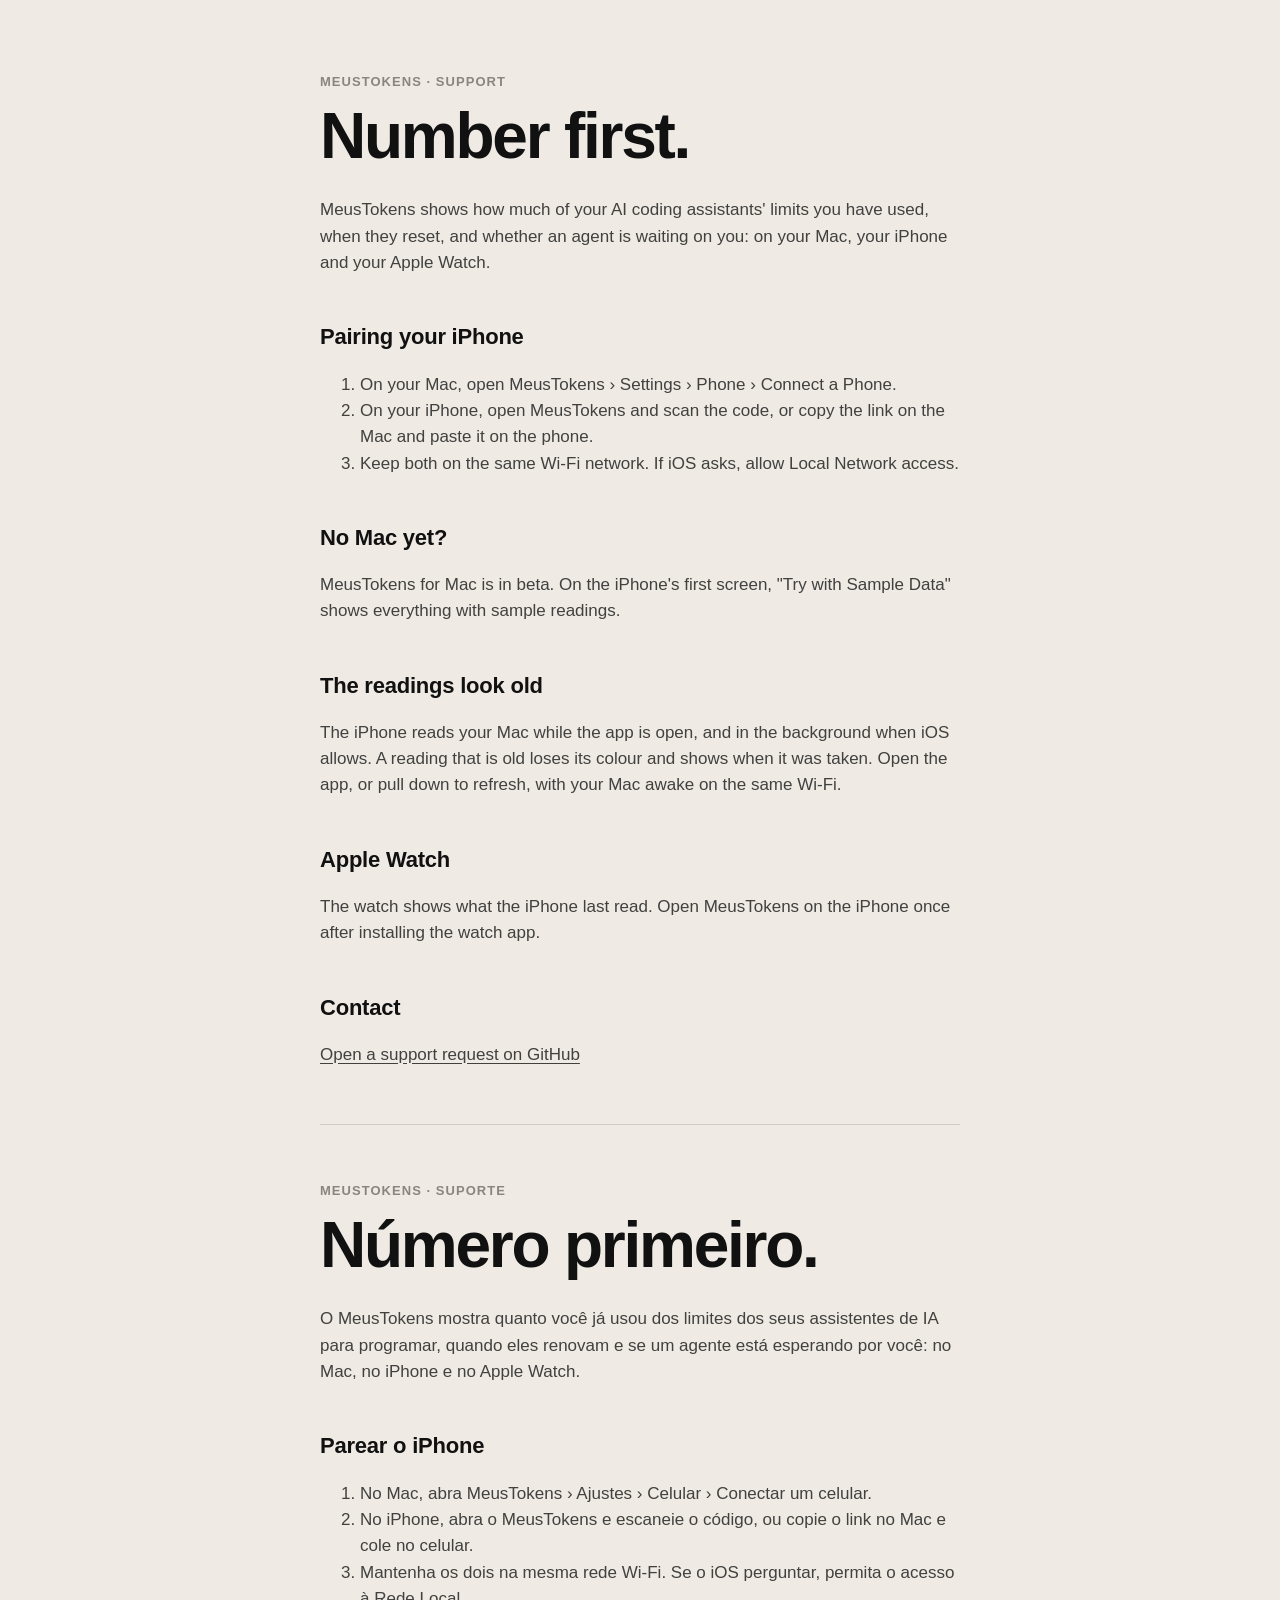
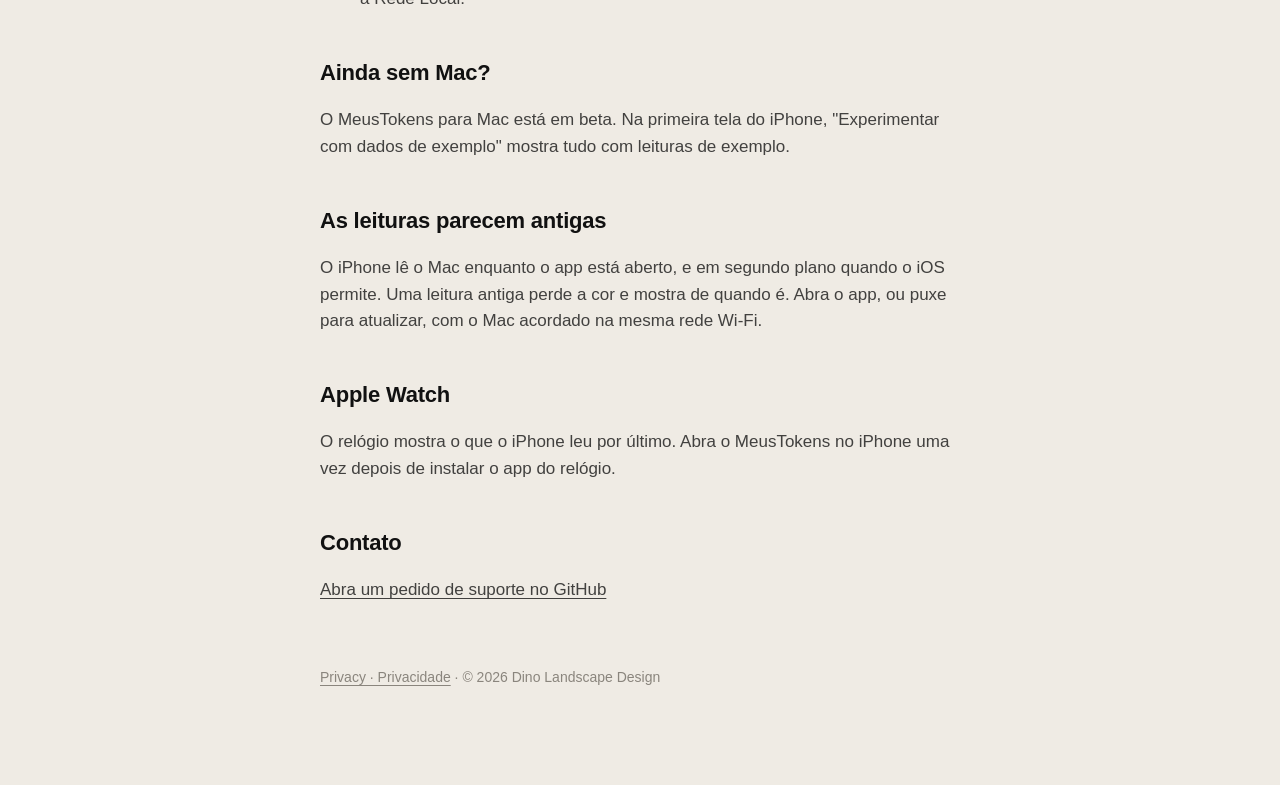
<file: index.html>
<!doctype html>
<html lang="en">
<head>
<meta charset="utf-8">
<meta name="viewport" content="width=device-width, initial-scale=1">
<title>MeusTokens — Support</title>
<link rel="stylesheet" href="style.css">
</head>
<body>
<main>
<header>MeusTokens · Support</header>
<h1>Number first.</h1>
<p>MeusTokens shows how much of your AI coding assistants' limits you have used, when they reset, and whether an agent is waiting on you: on your Mac, your iPhone and your Apple Watch.</p>

<h2>Pairing your iPhone</h2>
<ol>
<li>On your Mac, open MeusTokens › Settings › Phone › Connect a Phone.</li>
<li>On your iPhone, open MeusTokens and scan the code, or copy the link on the Mac and paste it on the phone.</li>
<li>Keep both on the same Wi-Fi network. If iOS asks, allow Local Network access.</li>
</ol>

<h2>No Mac yet?</h2>
<p>MeusTokens for Mac is in beta. On the iPhone's first screen, "Try with Sample Data" shows everything with sample readings.</p>

<h2>The readings look old</h2>
<p>The iPhone reads your Mac while the app is open, and in the background when iOS allows. A reading that is old loses its colour and shows when it was taken. Open the app, or pull down to refresh, with your Mac awake on the same Wi-Fi.</p>

<h2>Apple Watch</h2>
<p>The watch shows what the iPhone last read. Open MeusTokens on the iPhone once after installing the watch app.</p>

<h2>Contact</h2>
<p><a href="https://github.com/matheuspradopc-netizen/meustokens-site/issues/new">Open a support request on GitHub</a></p>

<hr>

<header lang="pt-BR">MeusTokens · Suporte</header>
<h1 lang="pt-BR">Número primeiro.</h1>
<div lang="pt-BR">
<p>O MeusTokens mostra quanto você já usou dos limites dos seus assistentes de IA para programar, quando eles renovam e se um agente está esperando por você: no Mac, no iPhone e no Apple Watch.</p>

<h2>Parear o iPhone</h2>
<ol>
<li>No Mac, abra MeusTokens › Ajustes › Celular › Conectar um celular.</li>
<li>No iPhone, abra o MeusTokens e escaneie o código, ou copie o link no Mac e cole no celular.</li>
<li>Mantenha os dois na mesma rede Wi-Fi. Se o iOS perguntar, permita o acesso à Rede Local.</li>
</ol>

<h2>Ainda sem Mac?</h2>
<p>O MeusTokens para Mac está em beta. Na primeira tela do iPhone, "Experimentar com dados de exemplo" mostra tudo com leituras de exemplo.</p>

<h2>As leituras parecem antigas</h2>
<p>O iPhone lê o Mac enquanto o app está aberto, e em segundo plano quando o iOS permite. Uma leitura antiga perde a cor e mostra de quando é. Abra o app, ou puxe para atualizar, com o Mac acordado na mesma rede Wi-Fi.</p>

<h2>Apple Watch</h2>
<p>O relógio mostra o que o iPhone leu por último. Abra o MeusTokens no iPhone uma vez depois de instalar o app do relógio.</p>

<h2>Contato</h2>
<p><a href="https://github.com/matheuspradopc-netizen/meustokens-site/issues/new">Abra um pedido de suporte no GitHub</a></p>
</div>
<footer><a href="privacy.html">Privacy · Privacidade</a> · © 2026 Dino Landscape Design</footer>
</main>
</body>
</html>
</file>
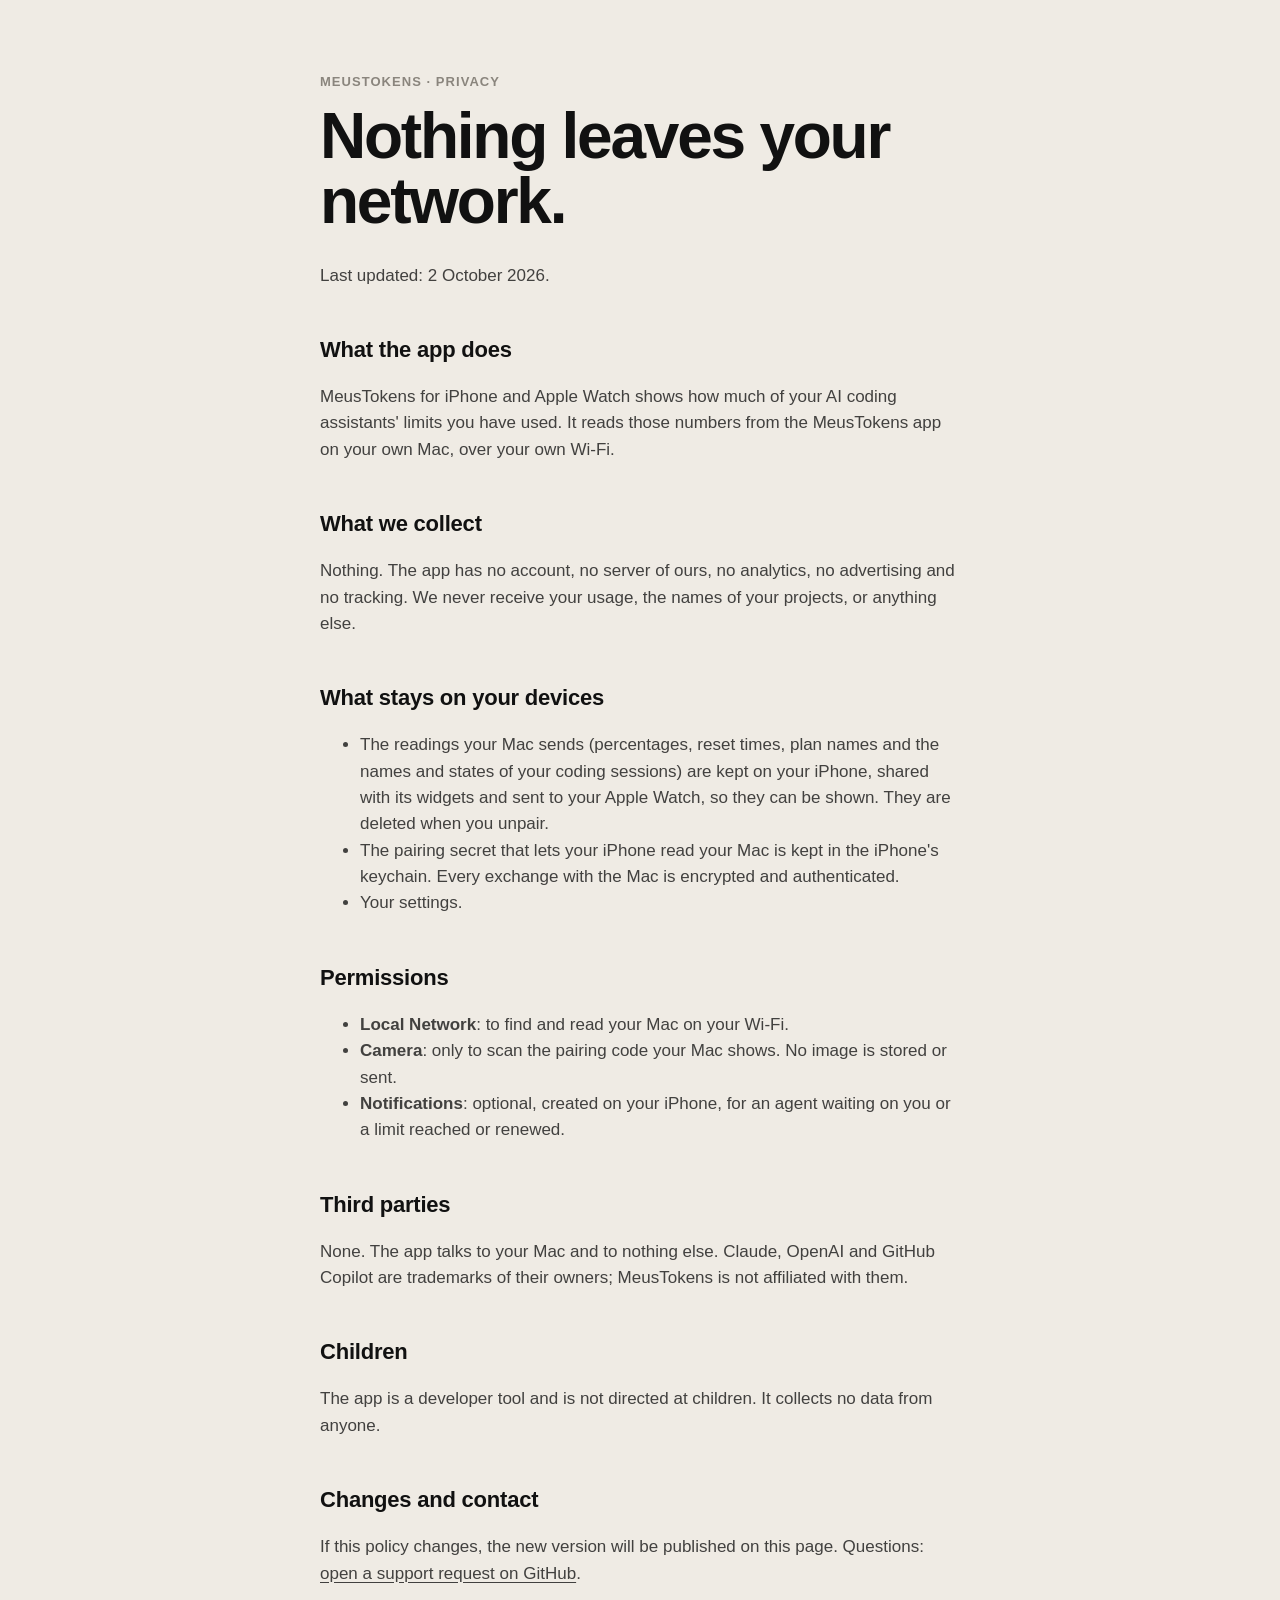
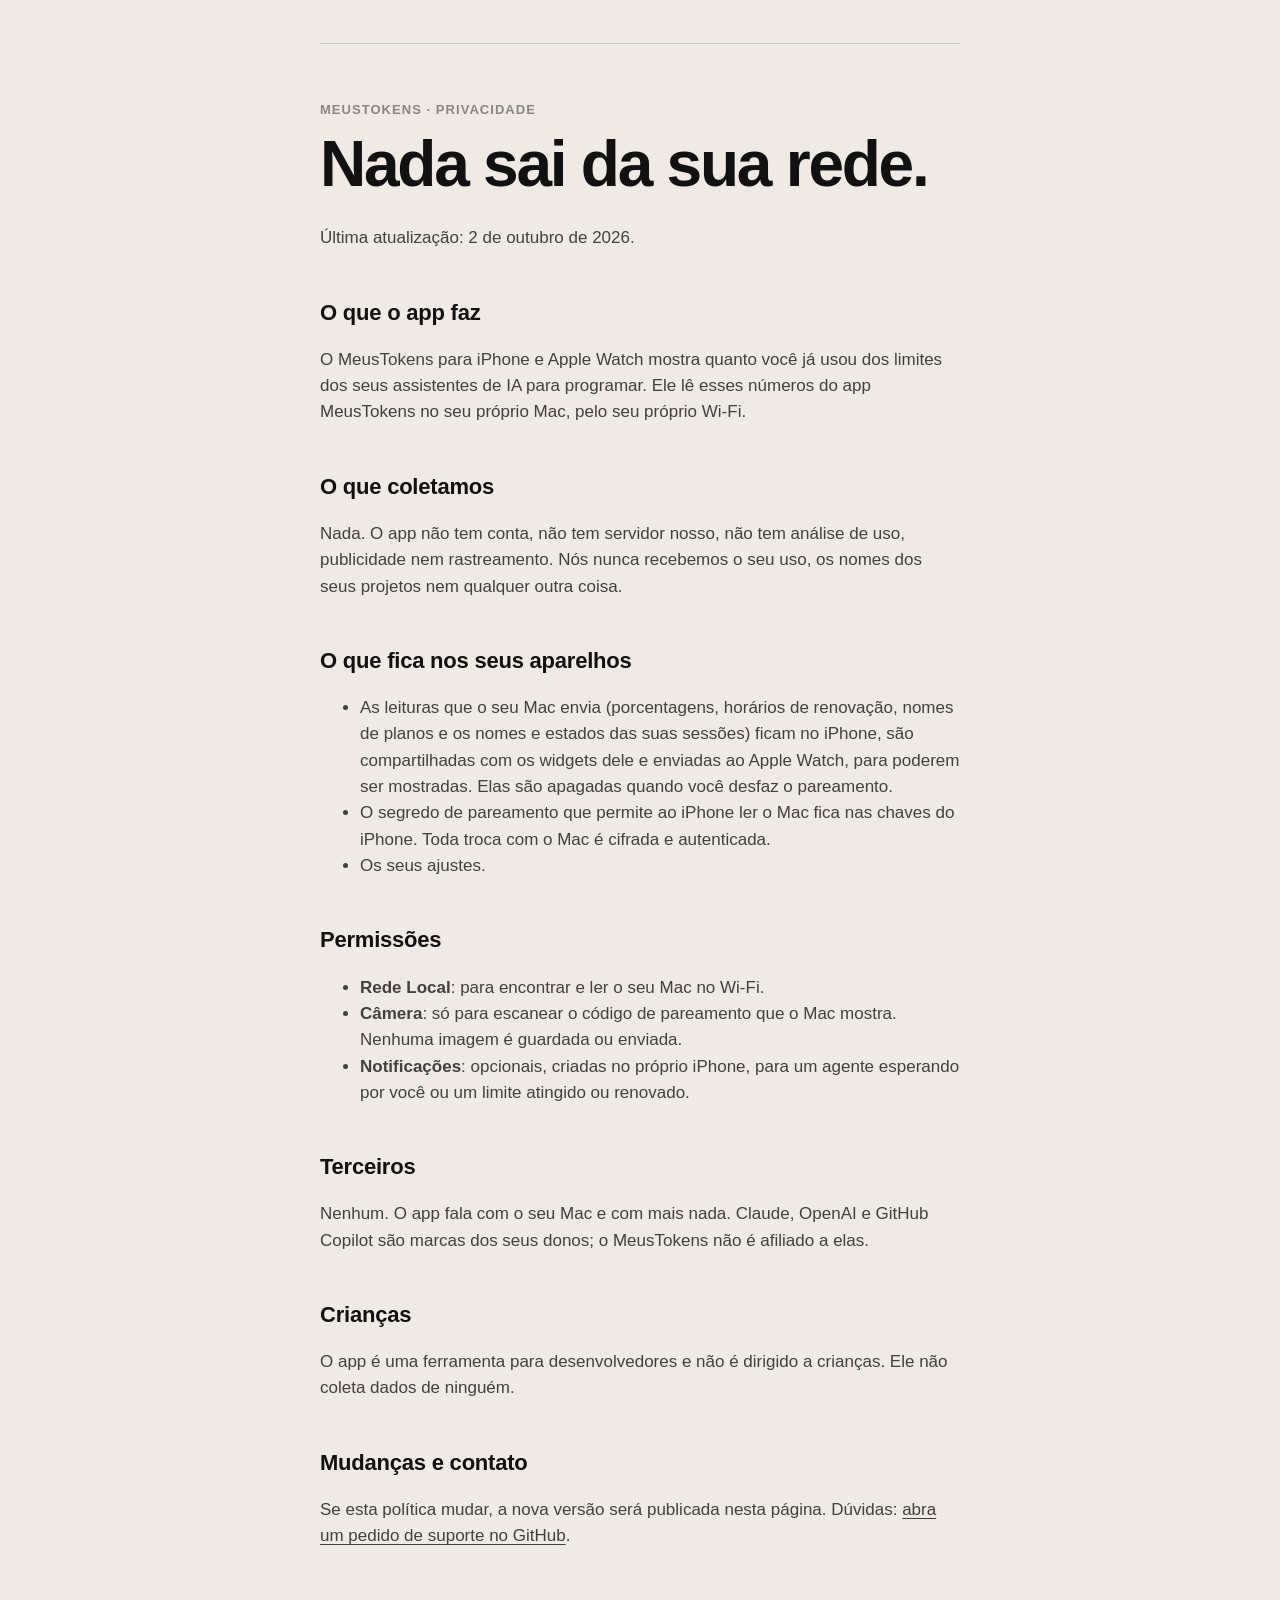
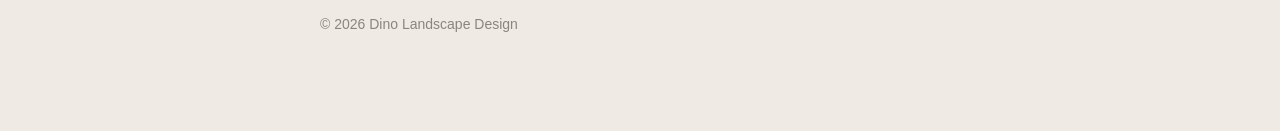
<file: privacy.html>
<!doctype html>
<html lang="en">
<head>
<meta charset="utf-8">
<meta name="viewport" content="width=device-width, initial-scale=1">
<title>MeusTokens — Privacy</title>
<link rel="stylesheet" href="style.css">
</head>
<body>
<main>
<header>MeusTokens · Privacy</header>
<h1>Nothing leaves your network.</h1>
<p>Last updated: 2 October 2026.</p>

<h2>What the app does</h2>
<p>MeusTokens for iPhone and Apple Watch shows how much of your AI coding assistants' limits you have used. It reads those numbers from the MeusTokens app on your own Mac, over your own Wi-Fi.</p>

<h2>What we collect</h2>
<p>Nothing. The app has no account, no server of ours, no analytics, no advertising and no tracking. We never receive your usage, the names of your projects, or anything else.</p>

<h2>What stays on your devices</h2>
<ul>
<li>The readings your Mac sends (percentages, reset times, plan names and the names and states of your coding sessions) are kept on your iPhone, shared with its widgets and sent to your Apple Watch, so they can be shown. They are deleted when you unpair.</li>
<li>The pairing secret that lets your iPhone read your Mac is kept in the iPhone's keychain. Every exchange with the Mac is encrypted and authenticated.</li>
<li>Your settings.</li>
</ul>

<h2>Permissions</h2>
<ul>
<li><strong>Local Network</strong>: to find and read your Mac on your Wi-Fi.</li>
<li><strong>Camera</strong>: only to scan the pairing code your Mac shows. No image is stored or sent.</li>
<li><strong>Notifications</strong>: optional, created on your iPhone, for an agent waiting on you or a limit reached or renewed.</li>
</ul>

<h2>Third parties</h2>
<p>None. The app talks to your Mac and to nothing else. Claude, OpenAI and GitHub Copilot are trademarks of their owners; MeusTokens is not affiliated with them.</p>

<h2>Children</h2>
<p>The app is a developer tool and is not directed at children. It collects no data from anyone.</p>

<h2>Changes and contact</h2>
<p>If this policy changes, the new version will be published on this page. Questions: <a href="https://github.com/matheuspradopc-netizen/meustokens-site/issues/new">open a support request on GitHub</a>.</p>

<hr>

<header lang="pt-BR">MeusTokens · Privacidade</header>
<h1 lang="pt-BR">Nada sai da sua rede.</h1>
<div lang="pt-BR">
<p>Última atualização: 2 de outubro de 2026.</p>

<h2>O que o app faz</h2>
<p>O MeusTokens para iPhone e Apple Watch mostra quanto você já usou dos limites dos seus assistentes de IA para programar. Ele lê esses números do app MeusTokens no seu próprio Mac, pelo seu próprio Wi-Fi.</p>

<h2>O que coletamos</h2>
<p>Nada. O app não tem conta, não tem servidor nosso, não tem análise de uso, publicidade nem rastreamento. Nós nunca recebemos o seu uso, os nomes dos seus projetos nem qualquer outra coisa.</p>

<h2>O que fica nos seus aparelhos</h2>
<ul>
<li>As leituras que o seu Mac envia (porcentagens, horários de renovação, nomes de planos e os nomes e estados das suas sessões) ficam no iPhone, são compartilhadas com os widgets dele e enviadas ao Apple Watch, para poderem ser mostradas. Elas são apagadas quando você desfaz o pareamento.</li>
<li>O segredo de pareamento que permite ao iPhone ler o Mac fica nas chaves do iPhone. Toda troca com o Mac é cifrada e autenticada.</li>
<li>Os seus ajustes.</li>
</ul>

<h2>Permissões</h2>
<ul>
<li><strong>Rede Local</strong>: para encontrar e ler o seu Mac no Wi-Fi.</li>
<li><strong>Câmera</strong>: só para escanear o código de pareamento que o Mac mostra. Nenhuma imagem é guardada ou enviada.</li>
<li><strong>Notificações</strong>: opcionais, criadas no próprio iPhone, para um agente esperando por você ou um limite atingido ou renovado.</li>
</ul>

<h2>Terceiros</h2>
<p>Nenhum. O app fala com o seu Mac e com mais nada. Claude, OpenAI e GitHub Copilot são marcas dos seus donos; o MeusTokens não é afiliado a elas.</p>

<h2>Crianças</h2>
<p>O app é uma ferramenta para desenvolvedores e não é dirigido a crianças. Ele não coleta dados de ninguém.</p>

<h2>Mudanças e contato</h2>
<p>Se esta política mudar, a nova versão será publicada nesta página. Dúvidas: <a href="https://github.com/matheuspradopc-netizen/meustokens-site/issues/new">abra um pedido de suporte no GitHub</a>.</p>
</div>
<footer>© 2026 Dino Landscape Design</footer>
</main>
</body>
</html>
</file>
<file: style.css>
:root { --bone: #EFEBE4; --ink: #111111; --mute: #8A857D; }
@media (prefers-color-scheme: dark) { :root { --bone: #111111; --ink: #EFEBE4; --mute: #8A857D; } }
* { box-sizing: border-box; }
body { margin: 0; background: var(--bone); color: var(--ink); font: 17px/1.55 -apple-system, BlinkMacSystemFont, "SF Pro Text", "Helvetica Neue", Arial, sans-serif; -webkit-font-smoothing: antialiased; }
main { max-width: 680px; margin: 0 auto; padding: 72px 20px 96px; }
header { font-size: 13px; font-weight: 600; letter-spacing: .08em; text-transform: uppercase; color: var(--mute); }
h1 { font-size: clamp(40px, 9vw, 64px); line-height: 1.02; letter-spacing: -.035em; margin: 12px 0 28px; }
h2 { font-size: 22px; letter-spacing: -.01em; margin: 44px 0 8px; }
p, li { color: color-mix(in srgb, var(--ink) 78%, transparent); }
a { color: inherit; text-underline-offset: 3px; }
hr { border: 0; border-top: 1px solid color-mix(in srgb, var(--ink) 14%, transparent); margin: 56px 0; }
footer { margin-top: 64px; font-size: 14px; color: var(--mute); }
</file>
